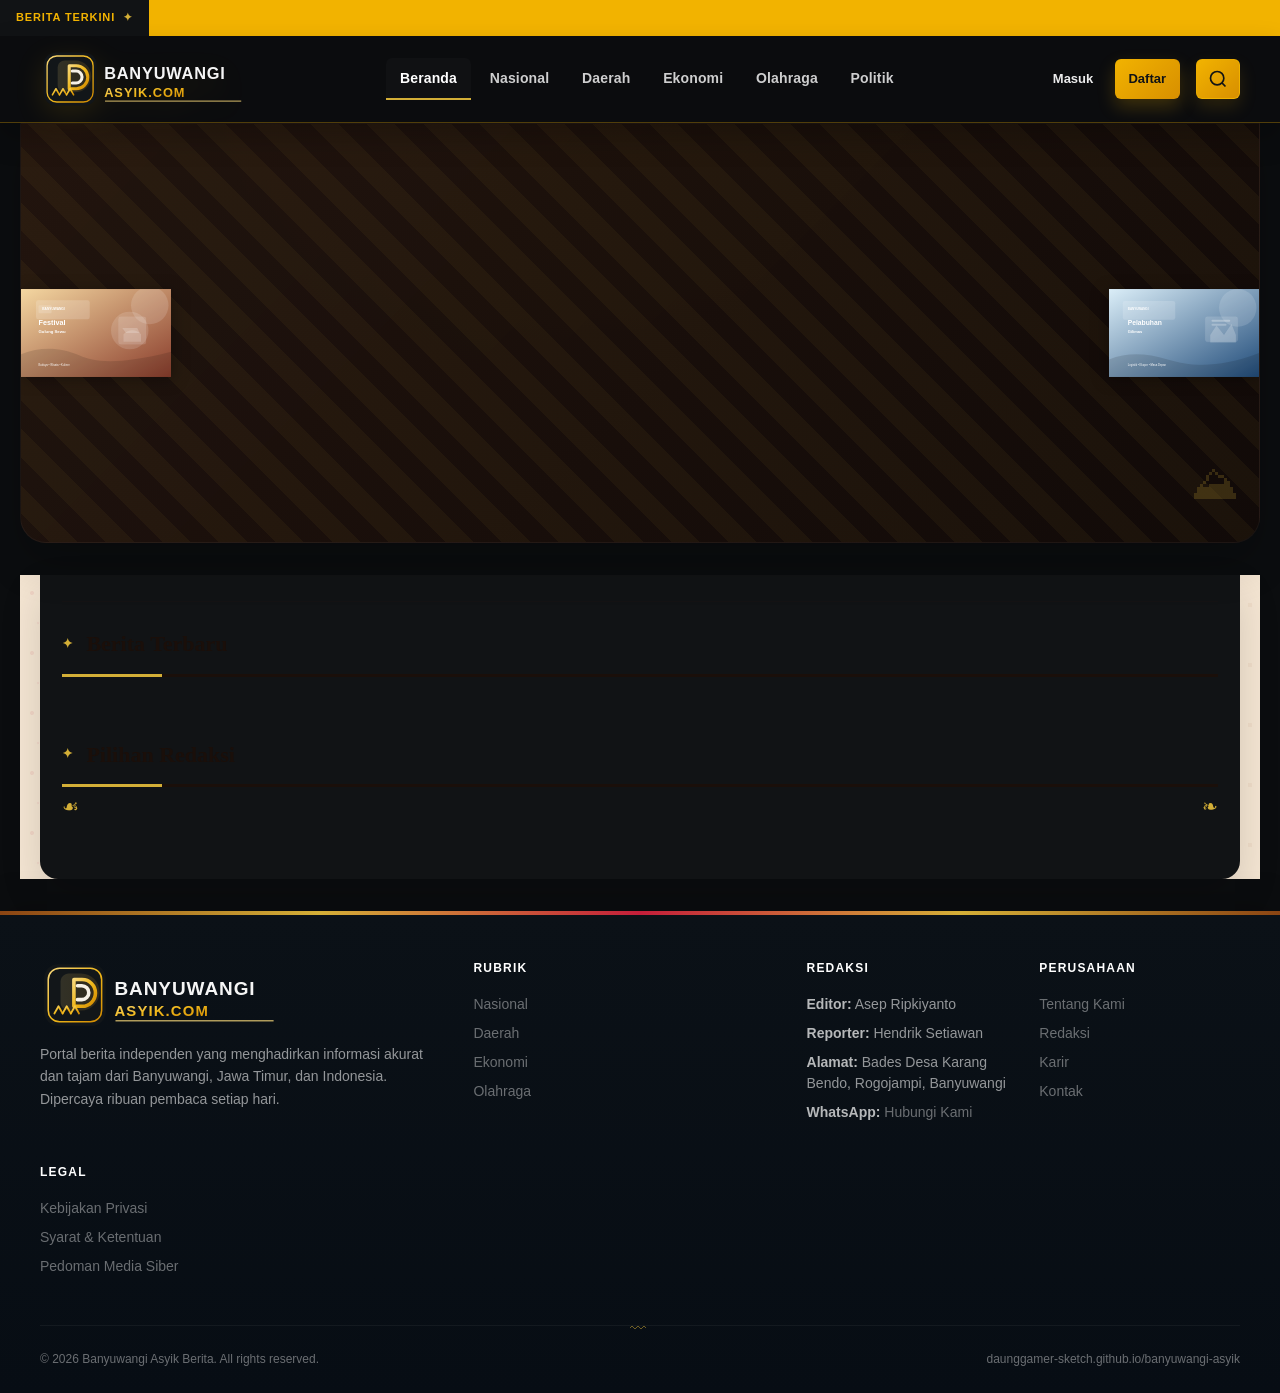
<file: index.html>
<!DOCTYPE html>
<html lang="id">
<head>
  <meta charset="UTF-8">
  <meta name="viewport" content="width=device-width, initial-scale=1.0">
  <meta name="description" content="Banyuwangi Asyik Berita — Portal berita terpercaya dari Banyuwangi dan sekitarnya. Nasional, daerah, ekonomi, olahraga, dan lebih banyak lagi.">
  
  <!-- Security Headers -->
  <meta http-equiv="Content-Security-Policy" content="default-src 'self'; script-src 'self' 'wasm-unsafe-eval' https://www.gstatic.com https://www.googletagmanager.com; style-src 'self' 'unsafe-inline' https://fonts.googleapis.com; img-src 'self' data: https:; font-src 'self' data: https://fonts.gstatic.com; connect-src 'self' https: wss:; frame-src 'self' https://www.youtube.com https://player.vimeo.com https://drive.google.com;">
  <meta http-equiv="X-Content-Type-Options" content="nosniff">
  <meta http-equiv="X-Frame-Options" content="SAMEORIGIN">
  <meta http-equiv="X-XSS-Protection" content="1; mode=block">
  <meta http-equiv="Referrer-Policy" content="strict-origin-when-cross-origin">
  <meta name="Permissions-Policy" content="geolocation=(), microphone=(), camera=(), payment=()">
  
  <title>Banyuwangi Asyik Berita — Portal Berita Terkini</title>
  <link rel="preconnect" href="https://fonts.googleapis.com">
  <link rel="preconnect" href="https://fonts.gstatic.com" crossorigin>
  <link href="https://fonts.googleapis.com/css2?family=Playfair+Display:wght@600;700;800&family=Source+Sans+3:wght@400;600;700&family=Noto+Serif:wght@400;600;700&display=swap" rel="stylesheet">
  <link rel="stylesheet" href="css/style.css?v=20260829-2">
  <link rel="icon" href="assets/logo-banyuwangi-asyik.svg" type="image/svg+xml">
  <link rel="canonical" href="https://daunggamer-sketch.github.io/banyuwangi-asyik/">
</head>
<body>

  <!-- Breaking News -->
  <div class="breaking-bar" id="breaking-bar">
    <div class="breaking-bar__label">Berita Terkini</div>
    <div class="breaking-bar__track">
      <div class="breaking-bar__items" id="breaking-ticker"></div>
    </div>
  </div>

  <!-- Header -->
  <header class="site-header">
    <div class="site-header__inner">
      <a href="index.html" class="site-logo">
        <img src="assets/logo-banyuwangi-asyik.svg" alt="Banyuwangi Asyik Berita Online" class="site-logo__img" width="280" height="80">
      </a>

      <nav class="site-nav" aria-label="Navigasi utama">
        <a href="index.html" class="site-nav__link active">Beranda</a>
        <a href="index.html#nasional" class="site-nav__link">Nasional</a>
        <a href="index.html#daerah" class="site-nav__link">Daerah</a>
        <a href="index.html#ekonomi" class="site-nav__link">Ekonomi</a>
        <a href="index.html#olahraga" class="site-nav__link">Olahraga</a>
        <a href="index.html#politik" class="site-nav__link">Politik</a>
      </nav>

      <div class="site-header__actions">
        <time class="header-date" id="header-date"></time>
        <nav class="auth-nav" id="auth-nav" aria-label="Navigasi akun">
          <a href="login.html" class="auth-nav__link">Masuk</a>
          <a href="signup.html" class="auth-nav__link auth-nav__link--cta">Daftar</a>
        </nav>
        <button class="btn-search" id="btn-search" aria-label="Cari berita">
          <svg width="20" height="20" viewBox="0 0 24 24" fill="none" stroke="currentColor" stroke-width="2">
            <circle cx="11" cy="11" r="8"/><path d="m21 21-4.3-4.3"/>
          </svg>
        </button>
        <button class="btn-menu" id="btn-menu" aria-label="Menu">
          <span></span><span></span><span></span>
        </button>
      </div>
    </div>
  </header>

  <!-- Mobile Nav -->
  <nav class="mobile-nav" id="mobile-nav" aria-label="Navigasi mobile">
    <a href="index.html" class="mobile-nav__link">Beranda</a>
    <a href="index.html#nasional" class="mobile-nav__link">Nasional</a>
    <a href="index.html#daerah" class="mobile-nav__link">Daerah</a>
    <a href="index.html#ekonomi" class="mobile-nav__link">Ekonomi</a>
    <a href="index.html#olahraga" class="mobile-nav__link">Olahraga</a>
    <a href="index.html#politik" class="mobile-nav__link">Politik</a>
    <a href="index.html#lingkungan" class="mobile-nav__link">Lingkungan</a>
    <div class="mobile-nav__auth" id="mobile-nav-auth">
      <a href="login.html" class="mobile-nav__auth-link">Masuk</a>
      <a href="signup.html" class="mobile-nav__auth-link mobile-nav__auth-link--cta">Daftar</a>
    </div>
  </nav>

  <!-- Hero -->
  <section class="hero" id="hero-section">
    <div class="hero-gandrung">
      <img src="assets/article-1.svg" alt="Ilustrasi berita Banyuwangi" class="hero-gandrung__img" onerror="this.style.display='none'; this.parentElement.querySelector('.hero-gandrung__placeholder').style.display='flex';">
      <div class="hero-gandrung__placeholder">
        <span class="gandrung-icon">📰</span>
        <p>Berita Banyuwangi</p>
      </div>
    </div>
    
    <div class="hero-batik">
      <img src="assets/article-2.svg" alt="Ilustrasi berita Banyuwangi" class="hero-batik__img" onerror="this.style.display='none'; this.parentElement.querySelector('.hero-batik__placeholder').style.display='flex';">
      <div class="hero-batik__placeholder">
        <span class="batik-icon">📣</span>
        <p>Berita Utama</p>
      </div>
    </div>
  </section>

  <!-- Main Content -->
  <div class="container batik-sekar">
    <div class="main-grid">
      <main>
        <!-- Category Tabs -->
        <div class="category-tabs" id="category-tabs"></div>

        <!-- Latest News Grid -->
        <div class="section-header">
          <h2 class="section-header__title">Berita Terbaru</h2>
        </div>
        <div class="news-grid" id="news-grid"></div>

        <!-- Stories Row -->
        <div class="section-header">
          <h2 class="section-header__title">Pilihan Redaksi</h2>
        </div>
        <div class="stories-row" id="stories-row"></div>

        <!-- Category Sections -->
        <div id="category-sections"></div>
      </main>

      <!-- Sidebar -->
      <aside class="sidebar">
        <div class="sidebar-widget sidebar-widget--dark">
          <h3 class="sidebar-widget__title">Terpopuler</h3>
          <ol class="most-read-list" id="most-read"></ol>
        </div>

        <div class="sidebar-widget">
          <h3 class="sidebar-widget__title">Newsletter</h3>
          <p style="font-size:0.875rem;color:var(--color-text-muted);margin-bottom:0.75rem;">
            Dapatkan berita terkini Banyuwangi langsung ke email Anda setiap pagi.
          </p>
          <form class="newsletter-form" id="newsletter-form">
            <input type="email" placeholder="Alamat email Anda" required aria-label="Email" autocomplete="email">
            <button type="submit">Berlangganan</button>
          </form>
        </div>

        <div class="sidebar-widget">
          <h3 class="sidebar-widget__title">Ikuti Kami</h3>
          <p style="font-size:0.875rem;color:var(--color-text-muted);line-height:1.6;">
            Facebook · Instagram · X · YouTube<br>
            <strong style="color:var(--color-dark);">@banyuwangi.asyikberita</strong>
          </p>
        </div>
      </aside>
    </div>
  </div>

  <!-- Footer -->
  <footer class="site-footer">
    <div class="container">
      <div class="site-footer__grid">
        <div>
          <img src="assets/logo-banyuwangi-asyik.svg" alt="Banyuwangi Asyik Berita Online" class="site-footer__logo" width="260" height="80">
          <p class="site-footer__desc">
            Portal berita independen yang menghadirkan informasi akurat dan tajam dari Banyuwangi, Jawa Timur, dan Indonesia. Dipercaya ribuan pembaca setiap hari.
          </p>
        </div>
        <div>
          <h4 class="site-footer__heading">Rubrik</h4>
          <ul class="site-footer__links">
            <li><a href="index.html#nasional">Nasional</a></li>
            <li><a href="index.html#daerah">Daerah</a></li>
            <li><a href="index.html#ekonomi">Ekonomi</a></li>
            <li><a href="index.html#olahraga">Olahraga</a></li>
          </ul>
        </div>
        <div>
          <h4 class="site-footer__heading">Redaksi</h4>
          <ul class="site-footer__links">
            <li><strong>Editor:</strong> Asep Ripkiyanto</li>
            <li><strong>Reporter:</strong> Hendrik Setiawan</li>
            <li><strong>Alamat:</strong> Bades Desa Karang Bendo, Rogojampi, Banyuwangi</li>
            <li><strong>WhatsApp:</strong> <a href="https://wa.me/6285213037381" target="_blank" rel="noopener noreferrer">Hubungi Kami</a></li>
          </ul>
        </div>
        <div>
          <h4 class="site-footer__heading">Perusahaan</h4>
          <ul class="site-footer__links">
            <li><a href="#">Tentang Kami</a></li>
            <li><a href="#">Redaksi</a></li>
            <li><a href="#">Karir</a></li>
            <li><a href="#">Kontak</a></li>
          </ul>
        </div>
        <div>
          <h4 class="site-footer__heading">Legal</h4>
          <ul class="site-footer__links">
            <li><a href="#">Kebijakan Privasi</a></li>
            <li><a href="#">Syarat & Ketentuan</a></li>
            <li><a href="#">Pedoman Media Siber</a></li>
          </ul>
        </div>
      </div>
      <div class="site-footer__bottom">
        <span>&copy; 2026 Banyuwangi Asyik Berita. All rights reserved.</span>
        <span>daunggamer-sketch.github.io/banyuwangi-asyik</span>
      </div>
    </div>
  </footer>

  <!-- Search Modal -->
  <div class="search-modal" id="search-modal" role="dialog" aria-label="Pencarian">
    <div class="search-modal__box">
      <button class="search-modal__close" id="search-close" aria-label="Tutup">&times;</button>
      <input type="search" class="search-modal__input" id="search-input" placeholder="Cari berita..." autofocus>
      <div class="search-results" id="search-results"></div>
    </div>
  </div>

  <script src="js/auth.js"></script>
  <script src="js/articles.js"></script>
  <script src="js/main.js"></script>
  <script>
    (function() {
      const redirectHosts = ["banyuwangi-asyik.com", "www.banyuwangi-asyik.com"];
      const currentHost = location.hostname.toLowerCase();
      const seoPaths = [/^\/robots\.txt$/i, /^\/sitemap\.xml$/i];
      if (seoPaths.some(re => re.test(location.pathname))) return;
      if (redirectHosts.includes(currentHost)) {
        const target = "https://daunggamer-sketch.github.io/banyuwangi-asyik" + location.pathname + location.search + location.hash;
        if (location.href !== target) location.replace(target);
      }
    })();
  </script>
  <script>
    document.addEventListener("DOMContentLoaded", () => {
      App.initHomepage();
    });
  </script>
</body>
</html>
</file>
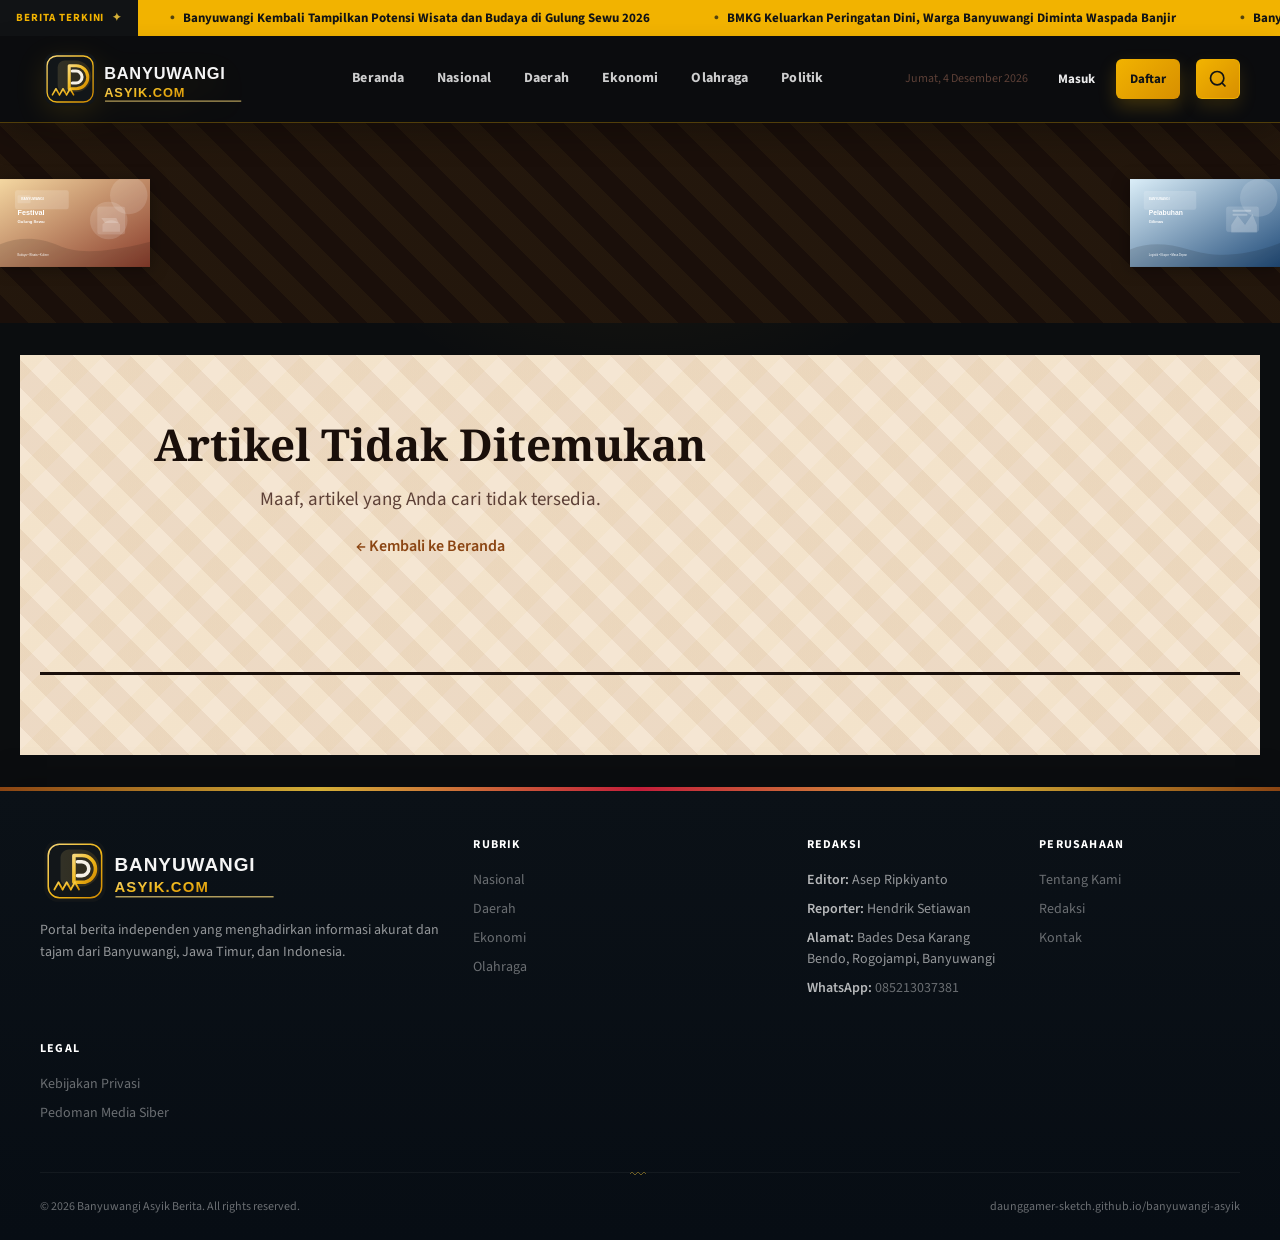
<file: article.html>
<!DOCTYPE html>
<html lang="id">
<head>
  <meta charset="UTF-8">
  <meta name="viewport" content="width=device-width, initial-scale=1.0">
  <meta name="description" content="Baca artikel lengkap di Banyuwangi Asyik Berita">
  <title>Artikel — Banyuwangi Asyik Berita</title>
  <link rel="preconnect" href="https://fonts.googleapis.com">
  <link rel="preconnect" href="https://fonts.gstatic.com" crossorigin>
  <link href="https://fonts.googleapis.com/css2?family=Playfair+Display:wght@600;700;800&family=Source+Sans+3:wght@400;600;700&family=Noto+Serif:wght@400;600;700&display=swap" rel="stylesheet">
  <link rel="stylesheet" href="css/style.css?v=20260829-2">
  <link rel="icon" href="assets/logo-banyuwangi-asyik.svg" type="image/svg+xml">
</head>
<body>

  <div class="breaking-bar" id="breaking-bar">
    <div class="breaking-bar__label">Berita Terkini</div>
    <div class="breaking-bar__track">
      <div class="breaking-bar__items" id="breaking-ticker"></div>
    </div>
  </div>

  <header class="site-header">
    <div class="site-header__inner">
      <a href="index.html" class="site-logo">
        <img src="assets/logo-banyuwangi-asyik.svg" alt="Banyuwangi Asyik Berita Online" class="site-logo__img" width="280" height="80">
      </a>
      <nav class="site-nav" aria-label="Navigasi utama">
        <a href="index.html" class="site-nav__link">Beranda</a>
        <a href="index.html#nasional" class="site-nav__link">Nasional</a>
        <a href="index.html#daerah" class="site-nav__link">Daerah</a>
        <a href="index.html#ekonomi" class="site-nav__link">Ekonomi</a>
        <a href="index.html#olahraga" class="site-nav__link">Olahraga</a>
        <a href="index.html#politik" class="site-nav__link">Politik</a>
      </nav>
      <div class="site-header__actions">
        <time class="header-date" id="header-date"></time>
        <nav class="auth-nav" id="auth-nav" aria-label="Navigasi akun">
          <a href="login.html" class="auth-nav__link">Masuk</a>
          <a href="signup.html" class="auth-nav__link auth-nav__link--cta">Daftar</a>
        </nav>
        <button class="btn-search" id="btn-search" aria-label="Cari berita">
          <svg width="20" height="20" viewBox="0 0 24 24" fill="none" stroke="currentColor" stroke-width="2">
            <circle cx="11" cy="11" r="8"/><path d="m21 21-4.3-4.3"/>
          </svg>
        </button>
        <button class="btn-menu" id="btn-menu" aria-label="Menu">
          <span></span><span></span><span></span>
        </button>
      </div>
    </div>
  </header>

  <nav class="mobile-nav" id="mobile-nav" aria-label="Navigasi mobile">
    <a href="index.html" class="mobile-nav__link">Beranda</a>
    <a href="index.html#nasional" class="mobile-nav__link">Nasional</a>
    <a href="index.html#daerah" class="mobile-nav__link">Daerah</a>
    <a href="index.html#ekonomi" class="mobile-nav__link">Ekonomi</a>
    <a href="index.html#olahraga" class="mobile-nav__link">Olahraga</a>
    <a href="index.html#politik" class="mobile-nav__link">Politik</a>
    <div class="mobile-nav__auth" id="mobile-nav-auth">
      <a href="login.html" class="mobile-nav__auth-link">Masuk</a>
      <a href="signup.html" class="mobile-nav__auth-link mobile-nav__auth-link--cta">Daftar</a>
    </div>
  </nav>

  <!-- Hero Article Decoration -->
  <section class="hero-article">
    <!-- Gandrung Image - Left Side -->
    <div class="hero-gandrung">
        <img src="assets/article-1.svg" alt="Ilustrasi berita Banyuwangi" class="hero-gandrung__img" onerror="this.style.display='none'; this.parentElement.querySelector('.hero-gandrung__placeholder').style.display='flex';">
        <div class="hero-gandrung__placeholder">
          <span class="gandrung-icon">📰</span>
          <p>Berita Banyuwangi</p>
        </div>
      </div>
    
      <div class="hero-batik">
        <img src="assets/article-2.svg" alt="Ilustrasi berita Banyuwangi" class="hero-batik__img" onerror="this.style.display='none'; this.parentElement.querySelector('.hero-batik__placeholder').style.display='flex';">
        <div class="hero-batik__placeholder">
          <span class="batik-icon">📣</span>
          <p>Berita Utama</p>
        </div>
      </div>
  </section>

  <div class="container batik-parang">
    <article id="article-content">
      <!-- Rendered by JS -->
    </article>

    <section class="related-articles container" id="related-articles" style="padding-bottom:3rem;"></section>
  </div>

  <footer class="site-footer">
    <div class="container">
      <div class="site-footer__grid">
        <div>
          <img src="assets/logo-banyuwangi-asyik.svg" alt="Banyuwangi Asyik Berita Online" class="site-footer__logo" width="260" height="80">
          <p class="site-footer__desc">
            Portal berita independen yang menghadirkan informasi akurat dan tajam dari Banyuwangi, Jawa Timur, dan Indonesia.
          </p>
        </div>
        <div>
          <h4 class="site-footer__heading">Rubrik</h4>
          <ul class="site-footer__links">
            <li><a href="index.html#nasional">Nasional</a></li>
            <li><a href="index.html#daerah">Daerah</a></li>
            <li><a href="index.html#ekonomi">Ekonomi</a></li>
            <li><a href="index.html#olahraga">Olahraga</a></li>
          </ul>
        </div>
        <div>
          <h4 class="site-footer__heading">Redaksi</h4>
          <ul class="site-footer__links">
            <li><strong>Editor:</strong> Asep Ripkiyanto</li>
            <li><strong>Reporter:</strong> Hendrik Setiawan</li>
            <li><strong>Alamat:</strong> Bades Desa Karang Bendo, Rogojampi, Banyuwangi</li>
            <li><strong>WhatsApp:</strong> <a href="https://wa.me/6285213037381" target="_blank">085213037381</a></li>
          </ul>
        </div>
        <div>
          <h4 class="site-footer__heading">Perusahaan</h4>
          <ul class="site-footer__links">
            <li><a href="#">Tentang Kami</a></li>
            <li><a href="#">Redaksi</a></li>
            <li><a href="#">Kontak</a></li>
          </ul>
        </div>
        <div>
          <h4 class="site-footer__heading">Legal</h4>
          <ul class="site-footer__links">
            <li><a href="#">Kebijakan Privasi</a></li>
            <li><a href="#">Pedoman Media Siber</a></li>
          </ul>
        </div>
      </div>
      <div class="site-footer__bottom">
        <span>&copy; 2026 Banyuwangi Asyik Berita. All rights reserved.</span>
        <span>daunggamer-sketch.github.io/banyuwangi-asyik</span>
      </div>
    </div>
  </footer>

  <div class="search-modal" id="search-modal" role="dialog" aria-label="Pencarian">
    <div class="search-modal__box">
      <button class="search-modal__close" id="search-close" aria-label="Tutup">&times;</button>
      <input type="search" class="search-modal__input" id="search-input" placeholder="Cari berita...">
      <div class="search-results" id="search-results"></div>
    </div>
  </div>

  <script src="js/auth.js"></script>
  <script src="js/articles.js"></script>
  <script src="js/main.js"></script>
  <script>
    (function() {
      const redirectHosts = ["banyuwangi-asyik.com", "www.banyuwangi-asyik.com"];
      const currentHost = location.hostname.toLowerCase();
      const seoPaths = [/^\/robots\.txt$/i, /^\/sitemap\.xml$/i];
      if (seoPaths.some(re => re.test(location.pathname))) return;
      if (redirectHosts.includes(currentHost)) {
        const target = "https://daunggamer-sketch.github.io/banyuwangi-asyik" + location.pathname + location.search + location.hash;
        if (location.href !== target) location.replace(target);
      }
    })();
  </script>
  <script>
    document.addEventListener("DOMContentLoaded", () => {
      App.initArticlePage();
    });
  </script>
</body>
</html>
</file>
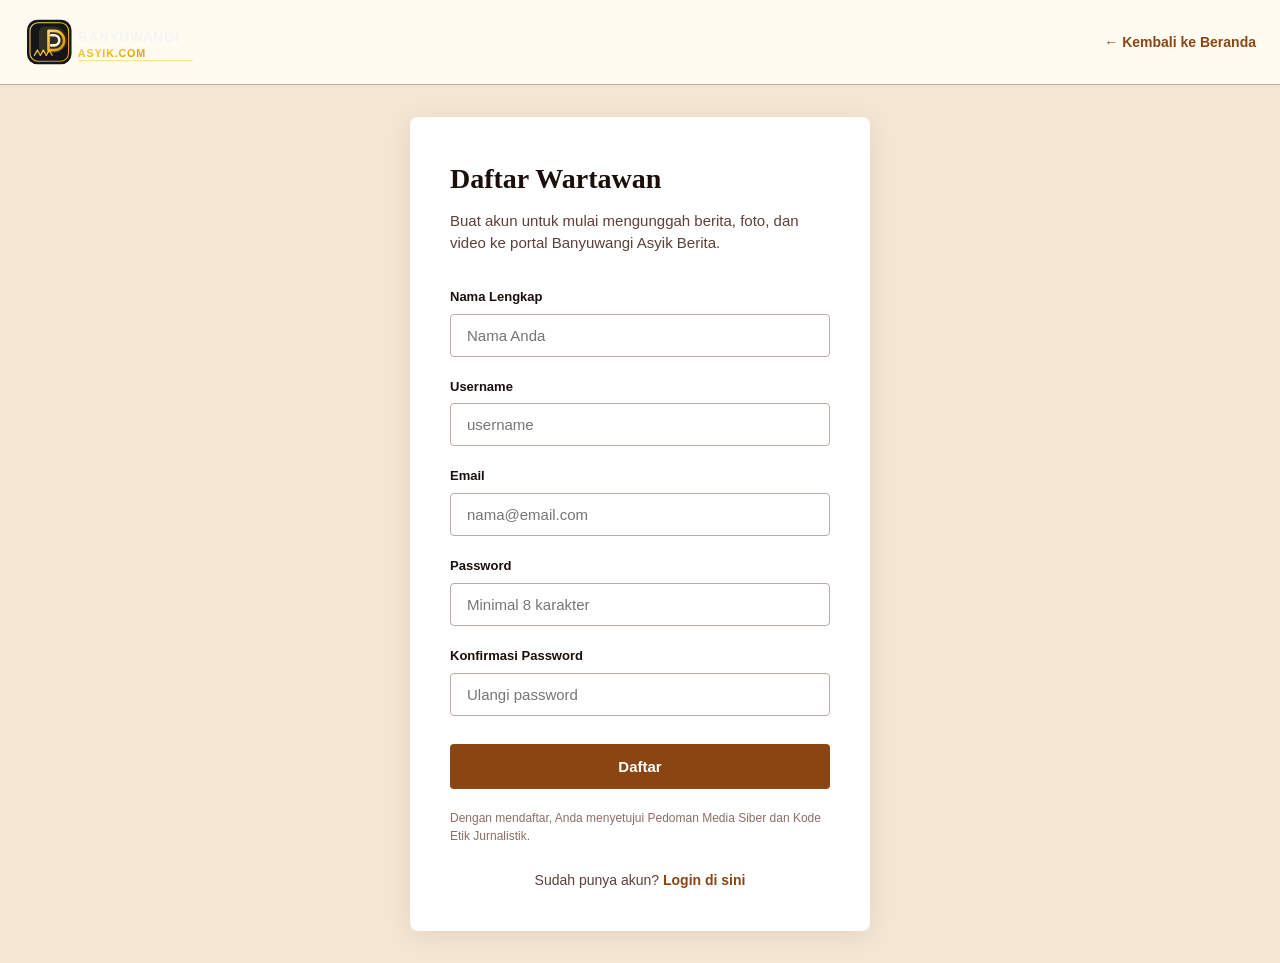
<file: signup.html>
<!DOCTYPE html>
<html lang="id">
<head>
  <meta charset="UTF-8">
  <meta name="viewport" content="width=device-width, initial-scale=1.0">
  <meta name="robots" content="noindex, nofollow">
  <meta name="description" content="Daftar sebagai wartawan Banyuwangi Asyik Berita">
  
  <!-- Security Headers -->
  <meta http-equiv="Content-Security-Policy" content="default-src 'self'; script-src 'self' 'wasm-unsafe-eval' https://www.gstatic.com https://www.googletagmanager.com; style-src 'self' 'unsafe-inline' https://fonts.googleapis.com; img-src 'self' data: https:; font-src 'self' data: https://fonts.gstatic.com; connect-src 'self' https: wss:;">
  <meta http-equiv="X-Content-Type-Options" content="nosniff">
  <meta http-equiv="X-Frame-Options" content="SAMEORIGIN">
  <meta http-equiv="X-XSS-Protection" content="1; mode=block">
  <meta http-equiv="Referrer-Policy" content="strict-origin-when-cross-origin">
  <meta name="Permissions-Policy" content="geolocation=(), microphone=(), camera=(), payment=()">
  
  <title>Daftar Wartawan — Banyuwangi Asyik Berita</title>
  <link rel="preconnect" href="https://fonts.googleapis.com">
  <link rel="preconnect" href="https://fonts.gstatic.com" crossorigin>
  <link href="https://fonts.googleapis.com/css2?family=Playfair+Display:wght@600;700;800&family=Source+Sans+3:wght@400;600;700&display=swap" rel="stylesheet">
  <link rel="stylesheet" href="css/style.css?v=20260829-2">
  <link rel="icon" href="assets/logo-banyuwangi-asyik.svg" type="image/svg+xml">
  <link rel="canonical" href="https://daunggamer-sketch.github.io/banyuwangi-asyik/signup.html">

  <style>
    .auth-page {
      min-height: 100vh;
      display: flex;
      flex-direction: column;
      background: var(--color-bg-alt);
    }

    .auth-header {
      background: var(--color-bg);
      border-bottom: 1px solid var(--color-border);
      padding: 1rem 1.5rem;
      display: flex;
      align-items: center;
      justify-content: space-between;
    }

    .auth-header__logo {
      height: 52px;
      width: auto;
      object-fit: contain;
    }

    .auth-header__back {
      font-size: 0.875rem;
      font-weight: 600;
      color: var(--color-primary);
      text-decoration: none;
    }

    .auth-header__back:hover {
      text-decoration: underline;
    }

    .auth-main {
      flex: 1;
      display: flex;
      align-items: center;
      justify-content: center;
      padding: 2rem 1.5rem;
    }

    .auth-card {
      background: #fff;
      border-radius: 8px;
      box-shadow: 0 4px 24px rgba(0,0,0,0.08);
      padding: 2.5rem;
      width: 100%;
      max-width: 460px;
    }

    .auth-card__title {
      font-family: var(--font-serif);
      font-size: 1.75rem;
      font-weight: 700;
      color: var(--color-dark);
      margin-bottom: 0.5rem;
    }

    .auth-card__subtitle {
      font-size: 0.9375rem;
      color: var(--color-text-muted);
      margin-bottom: 2rem;
      line-height: 1.5;
    }

    .auth-form {
      display: flex;
      flex-direction: column;
      gap: 1.25rem;
    }

    .auth-form__group {
      display: flex;
      flex-direction: column;
      gap: 0.375rem;
    }

    .auth-form__label {
      font-size: 0.8125rem;
      font-weight: 600;
      color: var(--color-dark);
    }

    .auth-form__input {
      padding: 0.75rem 1rem;
      border: 1px solid var(--color-border);
      border-radius: 4px;
      font-family: var(--font-sans);
      font-size: 0.9375rem;
      transition: border-color var(--transition);
    }

    .auth-form__input:focus {
      outline: none;
      border-color: var(--color-primary);
    }

    .auth-form__btn {
      padding: 0.875rem 1rem;
      background: var(--color-primary);
      color: #fff;
      border: none;
      border-radius: 4px;
      font-family: var(--font-sans);
      font-size: 0.9375rem;
      font-weight: 700;
      cursor: pointer;
      transition: background var(--transition);
      margin-top: 0.5rem;
    }

    .auth-form__btn:hover {
      background: var(--color-primary-dark);
    }

    .auth-message {
      font-size: 0.875rem;
      padding: 0.75rem 1rem;
      border-radius: 4px;
      margin-top: 1rem;
      line-height: 1.4;
    }

    .auth-message--error {
      background: #fde8e8;
      color: var(--color-primary);
      border: 1px solid #f5c6c6;
    }

    .auth-message--success {
      background: #e6f4ea;
      color: #1a7f37;
      border: 1px solid #b7dfc0;
    }

    .auth-card__footer {
      margin-top: 1.5rem;
      text-align: center;
      font-size: 0.875rem;
      color: var(--color-text-muted);
    }

    .auth-card__footer a {
      color: var(--color-primary);
      font-weight: 600;
    }

    .auth-card__footer a:hover {
      text-decoration: underline;
    }

    .auth-form__note {
      font-size: 0.75rem;
      color: var(--color-text-light);
      line-height: 1.5;
    }
  </style>
</head>
<body class="auth-page">

  <header class="auth-header">
    <a href="index.html">
      <img src="assets/logo-banyuwangi-asyik.svg" alt="Banyuwangi Asyik Berita" class="auth-header__logo">
    </a>
    <a href="index.html" class="auth-header__back">&larr; Kembali ke Beranda</a>
  </header>

  <main class="auth-main">
    <div class="auth-card">
      <h1 class="auth-card__title">Daftar Wartawan</h1>
      <p class="auth-card__subtitle">Buat akun untuk mulai mengunggah berita, foto, dan video ke portal Banyuwangi Asyik Berita.</p>

      <form class="auth-form" id="signup-form" novalidate>
        <div class="auth-form__group">
          <label class="auth-form__label" for="signup-name">Nama Lengkap</label>
          <input type="text" id="signup-name" class="auth-form__input" placeholder="Nama Anda" required autocomplete="name" minlength="3" maxlength="100">
        </div>
        <div class="auth-form__group">
          <label class="auth-form__label" for="signup-username">Username</label>
          <input type="text" id="signup-username" class="auth-form__input" placeholder="username" required autocomplete="username" minlength="3" maxlength="50" pattern="[a-zA-Z0-9_.-]+">
        </div>
        <div class="auth-form__group">
          <label class="auth-form__label" for="signup-email">Email</label>
          <input type="email" id="signup-email" class="auth-form__input" placeholder="nama@email.com" required autocomplete="email" maxlength="100">
        </div>
        <div class="auth-form__group">
          <label class="auth-form__label" for="signup-password">Password</label>
          <input type="password" id="signup-password" class="auth-form__input" placeholder="Minimal 8 karakter" required autocomplete="new-password" minlength="8" maxlength="128">
        </div>
        <div class="auth-form__group">
          <label class="auth-form__label" for="signup-confirm">Konfirmasi Password</label>
          <input type="password" id="signup-confirm" class="auth-form__input" placeholder="Ulangi password" required autocomplete="new-password" minlength="8" maxlength="128">
        </div>
        <button type="submit" class="auth-form__btn">Daftar</button>
        <p class="auth-form__note">Dengan mendaftar, Anda menyetujui Pedoman Media Siber dan Kode Etik Jurnalistik.</p>
      </form>

      <div id="signup-message" role="alert" aria-live="polite"></div>

      <div class="auth-card__footer">
        Sudah punya akun? <a href="login.html">Login di sini</a>
      </div>
    </div>
  </main>

  <script src="js/auth.js"></script>
  <script>
    (function() {
      const redirectHosts = ["banyuwangi-asyik.com", "www.banyuwangi-asyik.com"];
      const currentHost = location.hostname.toLowerCase();
      const seoPaths = [/^\/robots\.txt$/i, /^\/sitemap\.xml$/i];
      if (seoPaths.some(re => re.test(location.pathname))) return;
      if (redirectHosts.includes(currentHost)) {
        const target = "https://daunggamer-sketch.github.io/banyuwangi-asyik" + location.pathname + location.search + location.hash;
        if (location.href !== target) location.replace(target);
      }
    })();
  </script>
  <script>
    document.addEventListener("DOMContentLoaded", () => {
      console.log("Signup page loaded");

      const form = document.getElementById("signup-form");
      const messageEl = document.getElementById("signup-message");

      if (!form) {
        console.error("Signup form not found!");
        return;
      }

      form.addEventListener("submit", (e) => {
        e.preventDefault();
        console.log("Form submitted");

        const name = document.getElementById("signup-name").value.trim();
        const username = document.getElementById("signup-username").value.trim();
        const email = document.getElementById("signup-email").value.trim();
        const password = document.getElementById("signup-password").value;
        const confirm = document.getElementById("signup-confirm").value;

        console.log("Form data:", { name, username, email });

        // Validasi
        if (name.length < 3) {
          showAuthMessage(messageEl, "Nama lengkap minimal 3 karakter.", "error");
          return;
        }
        if (username.length < 3) {
          showAuthMessage(messageEl, "Username minimal 3 karakter.", "error");
          return;
        }
        if (!/^[a-zA-Z0-9_.-]+$/.test(username)) {
          showAuthMessage(messageEl, "Username hanya boleh huruf, angka, titik, garis bawah, dan strip.", "error");
          return;
        }
        if (!/^[^\s@]+@[^\s@]+\.[^\s@]+$/.test(email)) {
          showAuthMessage(messageEl, "Format email tidak valid.", "error");
          return;
        }
        if (password.length < 8) {
          showAuthMessage(messageEl, "Password minimal 8 karakter.", "error");
          return;
        }
        if (password !== confirm) {
          showAuthMessage(messageEl, "Konfirmasi password tidak cocok.", "error");
          return;
        }

        console.log("Validation passed, calling registerUser...");
        if (typeof registerUser !== 'undefined') {
          const result = registerUser({ name, username, email, password });
          console.log("Register result:", result);

          if (result.success) {
            showAuthMessage(messageEl, result.message, "success");
            setTimeout(() => {
              window.location.href = "https://daunggamer-sketch.github.io/banyuwangi-asyik/login.html";
            }, 1500);
          } else {
            showAuthMessage(messageEl, result.message, "error");
          }
        } else {
          showAuthMessage(messageEl, "Sistem authentication belum siap. Silakan coba beberapa saat lagi.", "error");
        }
      });
    });

    function showAuthMessage(el, message, type) {
      if (!el) return;
      el.textContent = message;
      el.className = `auth-message auth-message--${type}`;
    }
  </script>
</body>
</html>
</file>
<file: css/style.css>
/* ============================================
   Banyuwangi Asyik Berita — International News Design
   Inspired by BBC, Reuters, CNN aesthetics
   Enhanced with Banyuwangi ethnic theme
   ============================================ */

:root {
  /* Warna Tradisional Banyuwangi - Enhanced */
  --color-primary: #8B4513; /* Coklat Kayu - warna tanah dan kayu tradisional */
  --color-primary-dark: #5D2E0C; /* Coklat Gelap lebih intens */
  --color-primary-light: #A0522D; /* Coklat Sienna lebih terang */
  --color-accent: #C41E3A; /* Merah Tradisional - semangat dan keberanian */
  --color-accent-dark: #8B0000; /* Merah Gelap */
  --color-accent-light: #DC143C; /* Merah Crimson */
  --color-gold: #D4AF37; /* Emas - kemakmuran dan keindahan */
  --color-gold-light: #FFD700; /* Emas lebih terang */
  --color-gold-dark: #B8860B; /* Emas Gelap */
  --color-cream: #F5F5DC; /* Krem - warna netral tradisional */
  --color-cream-dark: #F0E68C; /* Krem Khaki */
  
  /* Warna Supporting - Enhanced */
  --color-dark: #1A0F0A; /* Coklat sangat gelap */
  --color-dark-soft: #2D1810;
  --color-text: #2C1810;
  --color-text-muted: #5D4037;
  --color-text-light: #8D6E63;
  --color-border: #BCAAA4;
  --color-bg: #FFFBF0; /* Putih dengan nuansa krem lebih hangat */
  --color-bg-alt: #F5E6D3; /* Background alternatif dengan nuansa earthy lebih kuat */
  --color-bg-dark: #0D0705;
  
  /* Warna Tambahan untuk ornamen */
  --color-terracotta: #E2725B;
  --color-bronze: #CD7F32;
  --color-jade: #00A86B;
  --color-indigo: #4B0082;
  
  /* Font */
  --font-serif: "Playfair Display", "Noto Serif", Georgia, "Times New Roman", serif;
  --font-sans: "Source Sans 3", -apple-system, BlinkMacSystemFont, "Segoe UI", sans-serif;
  --font-indonesian: "Noto Serif", "Playfair Display", Georgia, serif;
  --max-width: 1280px;
  --header-height: 72px;
  --transition: 0.2s ease;
}

*, *::before, *::after {
  box-sizing: border-box;
  margin: 0;
  padding: 0;
}

html {
  scroll-behavior: smooth;
  font-size: 16px;
}

body {
  font-family: var(--font-sans);
  color: var(--color-text);
  background:
    radial-gradient(circle at top, rgba(242, 179, 0, 0.12), transparent 29%),
    #0b0d0f;
  line-height: 1.6;
  -webkit-font-smoothing: antialiased;
  overflow-x: hidden;
}

img {
  max-width: 100%;
  height: auto;
  display: block;
}

a {
  color: inherit;
  text-decoration: none;
}

ul { list-style: none; }

/* ---- Breaking News Ticker ---- */
.breaking-bar {
  background: #f2b300;
  color: #111315;
  font-size: 0.8125rem;
  font-weight: 700;
  overflow: hidden;
  height: 36px;
  display: flex;
  align-items: center;
  position: relative;
}

.breaking-bar::after {
  content: '';
  position: absolute;
  bottom: 0;
  left: 0;
  right: 0;
  height: 0;
  background: none;
}

.breaking-bar__label {
  background: #111315;
  color: #f2b300;
  padding: 0 1rem;
  height: 100%;
  display: flex;
  align-items: center;
  white-space: nowrap;
  flex-shrink: 0;
  text-transform: uppercase;
  letter-spacing: 0.08em;
  font-size: 0.6875rem;
  position: relative;
  z-index: 1;
}

.breaking-bar__label::after {
  content: '✦';
  margin-left: 0.5rem;
  color: var(--color-gold);
}

.breaking-bar__track {
  overflow: hidden;
  flex: 1;
  position: relative;
}

.breaking-bar__items {
  display: flex;
  animation: ticker 30s linear infinite;
  white-space: nowrap;
}

.breaking-bar__items:hover {
  animation-play-state: paused;
}

.breaking-bar__item {
  padding: 0 2rem;
  display: inline-flex;
  align-items: center;
  gap: 0.5rem;
}

.breaking-bar__item::before {
  content: "●";
  font-size: 0.5rem;
  opacity: 0.7;
}

@keyframes ticker {
  0% { transform: translateX(0); }
  100% { transform: translateX(-50%); }
}

/* ---- Header ---- */
.site-header {
  background: rgba(12, 13, 15, 0.98);
  border-bottom: 1px solid rgba(242, 179, 0, 0.3);
  position: sticky;
  top: 0;
  z-index: 100;
  box-shadow: 0 14px 28px rgba(0, 0, 0, 0.22);
  backdrop-filter: blur(10px);
}

.site-header::before {
  content: '';
  position: absolute;
  bottom: -1px;
  left: 0;
  right: 0;
  height: 0;
  background: none;
}

.site-header__inner {
  max-width: 1240px;
  margin: 0 auto;
  padding: 0 1.25rem;
  display: flex;
  align-items: center;
  justify-content: space-between;
  gap: 1rem;
  height: 86px;
}

.site-logo {
  display: flex;
  align-items: center;
  flex-shrink: 0;
  padding: 0.2rem 0;
}

.site-logo__img {
  height: clamp(68px, 5vw, 92px);
  width: clamp(180px, 18vw, 240px);
  object-fit: contain;
  display: block;
  filter: drop-shadow(0 8px 14px rgba(242, 179, 0, 0.12));
}

.site-nav {
  display: flex;
  align-items: center;
  justify-content: center;
  gap: 0.25rem;
  flex: 1;
}

.site-nav__link {
  padding: 0.55rem 0.9rem;
  font-size: 0.875rem;
  font-weight: 700;
  letter-spacing: 0.01em;
  color: rgba(255,255,255,0.8);
  border-bottom: 2px solid transparent;
  transition: color var(--transition), border-color var(--transition), background var(--transition);
  border-radius: 6px 6px 0 0;
}

.site-nav__link:hover,
.site-nav__link.active {
  color: #fff;
  border-bottom-color: var(--color-gold);
  background: rgba(255,255,255,0.02);
}

.site-nav__link:hover,
.site-nav__link.active {
  color: #fff;
  border-bottom-color: var(--color-gold);
}

.site-header__actions {
  display: flex;
  align-items: center;
  gap: 1rem;
}

/* Auth Navigation */
.auth-nav {
  display: flex;
  align-items: center;
  gap: 0.5rem;
}

@media (max-width: 768px) {
  .auth-nav {
    display: none;
  }
}

.auth-nav__link {
  font-size: 0.8125rem;
  font-weight: 700;
  color: rgba(255,255,255,0.92);
  text-decoration: none;
  padding: 0.6rem 0.85rem;
  border-radius: 6px;
  transition: all var(--transition);
}

.auth-nav__link:hover {
  color: #f2b300;
  background: rgba(255,255,255,0.06);
}

.auth-nav__link--cta {
  background: linear-gradient(135deg, #f2b300, #d78f00);
  color: #111315;
  box-shadow: 0 8px 18px rgba(242, 179, 0, 0.22);
}

.auth-nav__link--cta:hover {
  background: linear-gradient(135deg, #f8c52d, #d78f00);
  color: #111315;
}

.auth-nav__link--user {
  display: flex;
  align-items: center;
  gap: 0.375rem;
  background: var(--color-bg-alt);
  padding: 0.375rem 0.75rem;
  border-radius: 20px;
}

.auth-nav__link--logout {
  color: var(--color-text-muted);
}

.auth-nav__link--logout:hover {
  color: var(--color-accent);
}

.header-date {
  font-size: 0.75rem;
  color: var(--color-text-muted);
  display: none;
}

.btn-search {
  background: linear-gradient(135deg, #f2b300, #d78f00);
  border: 1px solid rgba(242, 179, 0, 0.8);
  cursor: pointer;
  padding: 0.55rem 0.7rem;
  color: #111315;
  display: flex;
  align-items: center;
  border-radius: 6px;
  transition: all var(--transition);
  box-shadow: 0 8px 18px rgba(242, 179, 0, 0.14);
}

.btn-search:hover {
  background: linear-gradient(135deg, #f8c52d, #d78f00);
  color: #111315;
  border-color: rgba(242, 179, 0, 1);
}

.btn-menu {
  display: none;
  background: none;
  border: 1px solid var(--color-gold);
  cursor: pointer;
  padding: 0.5rem;
  flex-direction: column;
  gap: 5px;
  border-radius: 4px;
  transition: all var(--transition);
}

.btn-menu:hover {
  background: var(--color-gold);
}

.btn-menu:hover span {
  background: var(--color-dark);
}

.btn-menu span {
  display: block;
  width: 22px;
  height: 2px;
  background: var(--color-dark);
  transition: var(--transition);
}

/* ---- Layout ---- */
.container {
  max-width: 1240px;
  margin: 0 auto;
  padding: 0 1.25rem;
}

.main-grid {
  display: grid;
  grid-template-columns: 1fr;
  gap: 2.25rem;
  padding: 1.4rem 1.4rem 2rem;
  align-items: start;
  background: #111315;
  border-radius: 0 0 18px 18px;
  box-shadow: 0 18px 42px rgba(0, 0, 0, 0.14);
  margin: 0 auto 2rem;
}

.sidebar {
  display: none !important;
}

/* ---- Hero ---- */
.hero {
  position: relative;
  margin: 0 auto 2rem;
  max-width: 1240px;
  overflow: hidden;
  background: linear-gradient(135deg, rgba(36,21,14,0.9), rgba(17,10,8,1));
  border-radius: 0 0 26px 26px;
  box-shadow: 0 20px 44px rgba(0,0,0,0.2);
  min-height: 420px;
  border: 1px solid rgba(255, 255, 255, 0.04);
}

.hero__link {
  display: block;
  min-height: 420px;
}

.hero-shell {
  display: grid;
  grid-template-columns: minmax(0, 1.7fr) minmax(280px, 0.9fr);
  min-height: 420px;
  align-items: stretch;
}

.hero-shell__image {
  min-height: 420px;
  position: relative;
  overflow: hidden;
  background: #dfe7ee;
}

.hero-shell__image img {
  width: 100%;
  height: 100%;
  object-fit: cover;
  display: block;
  filter: saturate(1.08) contrast(1.04);
}

.hero-shell__panel {
  display: flex;
  flex-direction: column;
  justify-content: center;
  padding: 2rem 2rem 2rem 1.5rem;
  background: linear-gradient(180deg, #151a1c 0%, #121619 100%);
  border-left: 1px solid rgba(255,255,255,0.08);
}

.hero-shell__panel--simple {
  justify-content: center;
  align-items: flex-start;
  padding: 2rem 2rem 2rem 1.25rem;
  background: linear-gradient(180deg, #15191b 0%, #111315 100%);
}

.hero-brand {
  display: flex;
  align-items: center;
  justify-content: flex-end;
  gap: 0.85rem;
  margin-bottom: 1.5rem;
}

.hero-brand--simple {
  justify-content: flex-start;
  margin-bottom: 0.75rem;
  align-items: center;
}

.hero-brand__mark {
  width: 50px;
  height: 50px;
  display: grid;
  place-items: center;
  border-radius: 50%;
  background: #f4f2ef;
  border: 2px solid rgba(242, 179, 0, 0.75);
  box-shadow: inset 0 0 0 3px rgba(17, 19, 21, 0.08), 0 6px 12px rgba(0, 0, 0, 0.18);
  color: #111315;
  font-size: 1.55rem;
  font-weight: 800;
  line-height: 1;
  transform: rotate(0deg);
}

.hero-brand__mark::before {
  content: "✦";
  display: block;
  transform: translateY(-1px);
}

.hero-brand__text {
  font-size: 1.05rem;
  font-weight: 700;
  color: #fff;
  line-height: 1.1;
  text-align: left;
  letter-spacing: -0.02em;
}

.hero-date {
  text-align: right;
  color: rgba(255,255,255,0.7);
  font-size: 0.8rem;
  margin-bottom: 1.2rem;
}

.hero-date--simple {
  text-align: left;
  margin-bottom: 0;
  color: rgba(255,255,255,0.7);
  font-size: 0.72rem;
  letter-spacing: 0.03em;
}

.hero-copy {
  color: #fff;
}

.hero-copy__tag {
  display: inline-block;
  background: #f8b400;
  color: #111315;
  font-size: 0.72rem;
  font-weight: 800;
  letter-spacing: 0.08em;
  padding: 0.45rem 0.8rem;
  margin-bottom: 1rem;
  text-transform: uppercase;
}

.hero-copy h1 {
  font-family: var(--font-sans);
  font-weight: 800;
  font-size: clamp(2rem, 3vw, 4rem);
  line-height: 0.98;
  letter-spacing: -0.05em;
  margin: 0 0 1rem;
}

.hero-copy p {
  color: rgba(255,255,255,0.8);
  font-size: 1.05rem;
  max-width: 32rem;
}

.hero-meta {
  display: flex;
  gap: 1rem;
  flex-wrap: wrap;
  margin-top: 1.5rem;
  font-size: 0.8rem;
  color: rgba(255,255,255,0.7);
}

.hero-meta span + span::before {
  content: "|";
  margin-right: 1rem;
}

.top-stories-header {
  margin: 0 0 1.1rem;
  padding-top: 0.5rem;
  text-align: left;
}

.top-stories-header h2 {
  font-size: clamp(2rem, 3vw, 3rem);
  font-weight: 900;
  color: #f2b300;
  letter-spacing: -0.06em;
  text-transform: uppercase;
  text-align: left;
}

.top-stories-grid {
  display: grid;
  grid-template-columns: repeat(3, minmax(220px, 1fr));
  gap: 1.25rem;
  margin: 0 0 2rem;
  max-width: 100%;
  justify-content: center;
}

.top-story-card {
  display: flex;
  flex-direction: column;
  background: #ffffff;
  border: 2px solid rgba(242, 179, 0, 0.9);
  border-radius: 14px;
  overflow: hidden;
  box-shadow: 0 12px 20px rgba(0,0,0,0.12);
  width: 100%;
  margin: 0;
  min-height: 100%;
}

.top-story-card__thumb {
  height: 185px;
  overflow: hidden;
  display: flex;
  align-items: center;
  justify-content: center;
  background: #171a1d;
}

.top-story-card__thumb img {
  width: 100%;
  height: 100%;
  object-fit: cover;
  display: block;
  transform: scale(1.03);
}

.top-story-card__content {
  padding: 0.9rem 1rem 1.1rem;
  display: flex;
  flex-direction: column;
  justify-content: flex-start;
  flex: 1;
}

.top-story-card__label {
  color: #d89200;
  font-size: 0.7rem;
  letter-spacing: 0.08em;
  text-transform: uppercase;
  font-weight: 800;
  margin-bottom: 0.45rem;
}

.top-story-card__content h3 {
  font-size: 1.12rem;
  line-height: 1.28;
  font-weight: 800;
  color: #111315;
  margin-bottom: 0.45rem;
}

.top-story-card__content p {
  font-size: 0.8rem;
  line-height: 1.5;
  color: rgba(17,19,21,0.76);
  margin-top: auto;
}

.local-events {
  background: #111315;
  color: #fff;
  padding: 1.2rem 0 0;
}

.local-events__title-wrap h2 {
  font-size: clamp(2rem, 3vw, 3rem);
  color: #f2b300;
  font-weight: 900;
  letter-spacing: -0.06em;
  text-transform: uppercase;
  margin-bottom: 1rem;
  text-align: left;
}

.local-events__body {
  display: grid;
  grid-template-columns: 1fr 1.25fr;
  gap: 1.5rem;
  align-items: center;
  padding: 1rem 0 0;
}

.local-events__list li {
  color: #f5f5f5;
  font-weight: 500;
}

.local-events__list {
  list-style: none;
  padding: 0;
  margin: 0;
  color: #f2f2f2;
  font-size: 1.1rem;
  line-height: 2;
}

.local-events__list li {
  display: flex;
  align-items: center;
  gap: 0.7rem;
}

.local-events__image {
  overflow: hidden;
  border-radius: 16px;
  min-height: 250px;
}

.local-events__image img {
  width: 100%;
  height: 100%;
  object-fit: cover;
  display: block;
}

.timeline-header {
  margin-top: 2rem;
  text-align: center;
  font-size: clamp(2rem, 2.8vw, 3rem);
  font-weight: 900;
  letter-spacing: -0.05em;
  color: #f2b300;
  text-transform: uppercase;
}

.timeline-grid {
  display: grid;
  grid-template-columns: repeat(4, minmax(0, 1fr));
  gap: 1rem;
  margin: 1.8rem auto 2.2rem;
  max-width: 980px;
  justify-content: center;
}

.timeline-item {
  position: relative;
  background: linear-gradient(180deg, #f7f4ee 0%, #efeae2 100%);
  color: #111315;
  border: 1px solid rgba(17,19,21,0.08);
  border-radius: 12px;
  padding: 1.2rem 0.9rem 1rem;
  text-align: center;
  box-shadow: 0 8px 18px rgba(0,0,0,0.08);
  display: flex;
  flex-direction: column;
  align-items: center;
  justify-content: center;
  min-height: 110px;
}

.timeline-item::before {
  content: "";
  width: 12px;
  height: 12px;
  background: #f2b300;
  border: 2px solid #111315;
  border-radius: 50%;
  position: absolute;
  top: -6px;
  left: 50%;
  transform: translateX(-50%);
  box-shadow: 0 0 0 4px rgba(242, 179, 0, 0.15);
}

.timeline-item span {
  display: block;
  font-size: 0.76rem;
  font-weight: 900;
  letter-spacing: 0.1em;
  margin-bottom: 0.5rem;
  text-transform: uppercase;
  color: #111315;
}

.timeline-item small {
  display: block;
  font-size: 0.74rem;
  color: rgba(17,19,21,0.75);
  line-height: 1.5;
  letter-spacing: 0.01em;
}

.cultural-highlight {
  background: #111315;
  color: #fff;
  padding: 1.5rem 0 0;
}

.cultural-highlight__title {
  font-size: clamp(2.2rem, 3vw, 3.25rem);
  font-weight: 900;
  letter-spacing: -0.06em;
  color: #f2b300;
  text-transform: uppercase;
  margin-bottom: 1.2rem;
}

.cultural-highlight__content {
  display: grid;
  grid-template-columns: 1.6fr 0.9fr;
  gap: 1.75rem;
  align-items: center;
  background: rgba(255,255,255,0.02);
  padding: 0 0 1.5rem;
}

.cultural-highlight__image {
  overflow: hidden;
  border-radius: 18px;
  min-height: 360px;
  box-shadow: 0 18px 36px rgba(0,0,0,0.24);
  border: 1px solid rgba(242,179,0,0.2);
}

.cultural-highlight__image img {
  width: 100%;
  height: 100%;
  object-fit: cover;
  display: block;
}

.cultural-highlight__content ul {
  list-style: none;
  padding: 0;
  margin: 0;
  color: rgba(255,255,255,0.92);
  font-size: 1.08rem;
  line-height: 1.8;
  display: flex;
  flex-direction: column;
  gap: 0.25rem;
}

.cultural-highlight__content li {
  position: relative;
  padding-left: 1.35rem;
  font-weight: 500;
}

.cultural-highlight__content li::before {
  content: "•";
  position: absolute;
  left: 0;
  top: -0.08em;
  color: #f2b300;
  font-size: 1.8rem;
  line-height: 1;
}

.next-steps {
  display: grid;
  grid-template-columns: repeat(3, minmax(0,1fr));
  gap: 1rem;
  margin-top: 1.5rem;
}

.next-steps__card {
  background: #1a1d20;
  border: 1px solid rgba(255,255,255,0.08);
  border-radius: 14px;
  padding: 1.3rem 1.15rem;
  color: #ffffff;
  box-shadow: 0 12px 22px rgba(0,0,0,0.12);
  display: flex;
  flex-direction: column;
  justify-content: center;
  min-height: 135px;
}

.next-steps__card--gold {
  background: #f2b300;
  color: #111315;
  box-shadow: 0 16px 22px rgba(242,179,0,0.25);
}

.next-steps__card span {
  display: block;
  font-size: 1.2rem;
  font-weight: 800;
  margin-bottom: 0.35rem;
}

.next-steps__card small {
  color: rgba(255,255,255,0.7);
  font-size: 0.75rem;
}

.next-steps__card--gold small {
  color: rgba(17,19,21,0.72);
}

.next-steps__link {
  display: inline-block;
  margin-top: 0.7rem;
  font-size: 0.76rem;
  font-weight: 800;
  letter-spacing: 0.06em;
  text-transform: uppercase;
  color: #111315;
  text-decoration: underline;
}

.contact-us {
  margin-top: 2rem;
  background: #f2b300;
  border-radius: 18px 18px 0 0;
  color: #111315;
  padding: 2rem 1.5rem 1.5rem;
  text-align: center;
}

.contact-us h2 {
  font-size: clamp(2.4rem, 3vw, 4rem);
  font-weight: 900;
  letter-spacing: -0.05em;
  margin: 0;
}

.contact-us p {
  font-size: 1rem;
  font-weight: 600;
  opacity: 0.8;
  margin-bottom: 1.2rem;
}

.contact-us__row {
  display: flex;
  justify-content: center;
  align-items: center;
  gap: 0.8rem;
  font-size: 1rem;
  margin: 0.8rem 0;
}

.contact-us__row strong {
  font-size: 1.05rem;
}

.hero::before {
  content: '';
  position: absolute;
  top: 0;
  left: 0;
  right: 0;
  bottom: 0;
  background: 
    repeating-linear-gradient(
      45deg,
      transparent,
      transparent 20px,
      rgba(212, 175, 55, 0.05) 20px,
      rgba(212, 175, 55, 0.05) 40px
    );
  pointer-events: none;
  z-index: 1;
}

.hero::after {
  content: '⛰';
  position: absolute;
  bottom: 20px;
  right: 20px;
  font-size: 3rem;
  color: var(--color-gold);
  opacity: 0.2;
  z-index: 2;
}

/* Hero Gandrung Image - Left Side */
.hero-gandrung {
  position: absolute;
  left: 0;
  top: 0;
  bottom: 0;
  width: 150px;
  z-index: 3;
  display: flex;
  align-items: center;
  justify-content: center;
  pointer-events: none;
}

.hero-gandrung__img {
  width: 100%;
  height: auto;
  max-height: 200px;
  object-fit: contain;
  filter: drop-shadow(2px 2px 8px rgba(0,0,0,0.3));
}

.hero-gandrung__placeholder {
  display: none;
  flex-direction: column;
  align-items: center;
  justify-content: center;
  text-align: center;
  color: var(--color-gold);
  padding: 1rem;
  background: rgba(26, 15, 10, 0.7);
  border-radius: 8px;
  border: 2px solid var(--color-gold);
}

.gandrung-icon {
  font-size: 2.5rem;
  margin-bottom: 0.5rem;
}

.hero-gandrung__placeholder p {
  font-size: 0.875rem;
  font-weight: 600;
  font-family: var(--font-indonesian);
  margin: 0;
}

/* Hero Batik Pattern - Right Side */
.hero-batik {
  position: absolute;
  right: 0;
  top: 0;
  bottom: 0;
  width: 150px;
  z-index: 3;
  display: flex;
  align-items: center;
  justify-content: center;
  pointer-events: none;
}

.hero-batik__img {
  width: 100%;
  height: auto;
  max-height: 200px;
  object-fit: contain;
  filter: drop-shadow(-2px 2px 8px rgba(0,0,0,0.3));
}

.hero-batik__placeholder {
  display: none;
  flex-direction: column;
  align-items: center;
  justify-content: center;
  text-align: center;
  color: var(--color-gold);
  padding: 1rem;
  background: rgba(26, 15, 10, 0.7);
  border-radius: 8px;
  border: 2px solid var(--color-gold);
}

.batik-icon {
  font-size: 2.5rem;
  margin-bottom: 0.5rem;
}

.hero-batik__placeholder p {
  font-size: 0.875rem;
  font-weight: 600;
  font-family: var(--font-indonesian);
  margin: 0;
}

/* Hero Article Section (for article page) */
.hero-article {
  position: relative;
  height: 200px;
  background: var(--color-dark);
  margin-bottom: 2rem;
  overflow: hidden;
}

.hero-article::before {
  content: '';
  position: absolute;
  top: 0;
  left: 0;
  right: 0;
  bottom: 0;
  background: 
    repeating-linear-gradient(
      45deg,
      transparent,
      transparent 20px,
      rgba(212, 175, 55, 0.05) 20px,
      rgba(212, 175, 55, 0.05) 40px
    );
  pointer-events: none;
  z-index: 1;
}

@media (max-width: 768px) {
  .hero-article {
    height: 150px;
  }
}

.hero__link {
  display: block;
  position: relative;
}

.hero__image {
  width: 100%;
  height: 480px;
  object-fit: cover;
  opacity: 0.85;
  transition: transform 0.6s ease, opacity var(--transition);
}

.hero__link:hover .hero__image {
  transform: scale(1.03);
  opacity: 0.75;
}

.hero__overlay {
  position: absolute;
  inset: 0;
  background: linear-gradient(to top, rgba(0,0,0,0.85) 0%, rgba(0,0,0,0.2) 50%, transparent 100%);
}

.hero__content {
  position: absolute;
  bottom: 0;
  left: 0;
  right: 0;
  padding: 2.5rem;
  color: #fff;
  z-index: 2;
}

.hero__category {
  display: inline-block;
  background: var(--color-accent);
  color: #fff;
  font-size: 0.6875rem;
  font-weight: 700;
  text-transform: uppercase;
  letter-spacing: 0.1em;
  padding: 0.25rem 0.625rem;
  margin-bottom: 0.75rem;
}

.hero__title {
  font-family: var(--font-indonesian);
  font-size: clamp(1.75rem, 4vw, 2.75rem);
  font-weight: 700;
  line-height: 1.15;
  margin-bottom: 0.75rem;
  max-width: 800px;
}

.hero__excerpt {
  font-size: 1.0625rem;
  opacity: 0.9;
  max-width: 640px;
  line-height: 1.5;
  margin-bottom: 1rem;
}

.hero__meta {
  display: flex;
  align-items: center;
  gap: 1rem;
  font-size: 0.8125rem;
  opacity: 0.8;
}

.hero__meta span + span::before {
  content: "|";
  margin-right: 1rem;
  opacity: 0.5;
}

/* ---- Section Headers ---- */
.section-header__title {
  font-family: var(--font-indonesian);
  font-size: 1.375rem;
  font-weight: 700;
  color: var(--color-dark);
}

.section-header__link {
  font-size: 0.8125rem;
  font-weight: 600;
  color: var(--color-accent);
  text-transform: uppercase;
  letter-spacing: 0.05em;
}

.section-header__link:hover {
  text-decoration: underline;
}

/* ---- News Cards ---- */
.news-grid {
  display: grid;
  grid-template-columns: repeat(2, minmax(0, 1fr));
  gap: 1.5rem;
  margin-bottom: 2.5rem;
}

.news-card,
.sidebar-widget,
.category-section,
.stories-row__item {
  border-radius: 16px;
  overflow: hidden;
}

.news-card {
  box-shadow: 0 10px 24px rgba(16, 24, 32, 0.08);
}

.traditional-divider-news {
  height: 3px;
  background: linear-gradient(90deg, 
    transparent, 
    var(--color-primary), 
    var(--color-gold), 
    var(--color-accent), 
    var(--color-gold), 
    var(--color-primary), 
    transparent
  );
  margin: 2rem 0;
  position: relative;
}

.traditional-divider-news::before {
  content: '✦';
  position: absolute;
  top: 50%;
  left: 50%;
  transform: translate(-50%, -50%);
  background: var(--color-bg);
  padding: 0 0.5rem;
  color: var(--color-gold);
  font-size: 1rem;
}

.news-card {
  display: flex;
  flex-direction: column;
  border: 1px solid rgba(44, 24, 16, 0.08);
  background: rgba(255, 255, 255, 0.72);
  border-bottom: 1px solid var(--color-border);
  padding-bottom: 1.25rem;
  transition: opacity var(--transition);
  position: relative;
}

.news-card::before {
  content: '';
  position: absolute;
  left: 0;
  top: 0;
  bottom: 0;
  width: 3px;
  background: linear-gradient(180deg, var(--color-primary), var(--color-gold));
  opacity: 0;
  transition: opacity var(--transition);
}

.news-card:hover::before {
  opacity: 1;
}

.news-card:hover {
  opacity: 0.85;
}

.news-card--horizontal {
  flex-direction: row;
  gap: 1rem;
  border-bottom: none;
  padding-bottom: 0;
}

.news-card__image-wrap {
  overflow: hidden;
  flex-shrink: 0;
}

.news-card__image {
  width: 100%;
  height: 180px;
  object-fit: cover;
  transition: transform 0.4s ease;
}

.news-card--horizontal .news-card__image {
  width: 120px;
  height: 80px;
}

.news-card:hover .news-card__image {
  transform: scale(1.05);
}

.news-card__body {
  padding-top: 0.75rem;
  flex: 1;
}

.news-card--horizontal .news-card__body {
  padding-top: 0;
}

.news-card__category {
  font-size: 0.6875rem;
  font-weight: 700;
  text-transform: uppercase;
  letter-spacing: 0.08em;
  color: var(--color-accent);
  margin-bottom: 0.375rem;
}

.news-card__title {
  font-family: var(--font-indonesian);
  font-size: 1.0625rem;
  font-weight: 700;
  line-height: 1.3;
  margin-bottom: 0.375rem;
  color: var(--color-dark);
}

.news-card--featured .news-card__title {
  font-size: 1.25rem;
}

.news-card__excerpt {
  font-size: 0.875rem;
  color: var(--color-text-muted);
  line-height: 1.5;
  display: -webkit-box;
  -webkit-line-clamp: 2;
  -webkit-box-orient: vertical;
  overflow: hidden;
}

.news-card__meta {
  font-size: 0.75rem;
  color: var(--color-text-light);
  margin-top: 0.5rem;
}

/* ---- Category Tabs ---- */
.category-tabs {
  display: flex;
  gap: 0.5rem;
  border-bottom: 1px solid rgba(44, 24, 16, 0.14);
  margin-bottom: 1.5rem;
  overflow-x: auto;
  -webkit-overflow-scrolling: touch;
  padding-bottom: 0.25rem;
}

.category-tabs__btn {
  background: transparent;
  border: none;
  padding: 0.7rem 0.95rem;
  font-family: var(--font-sans);
  font-size: 0.8125rem;
  font-weight: 700;
  color: var(--color-text-muted);
  cursor: pointer;
  white-space: nowrap;
  border-radius: 999px 999px 0 0;
  border-bottom: 2px solid transparent;
  transition: color var(--transition), border-color var(--transition), background var(--transition);
}

.category-tabs__btn:hover,
.category-tabs__btn.active {
  color: var(--color-primary);
  background: rgba(139, 69, 19, 0.05);
  border-bottom-color: var(--color-primary);
}

/* ---- Sidebar ---- */
.sidebar {
  display: flex;
  flex-direction: column;
  gap: 2rem;
}

.sidebar-widget {
  background: rgba(255,255,255,0.7);
  border: 1px solid rgba(44, 24, 16, 0.08);
  padding: 1.25rem;
  position: relative;
  overflow: hidden;
  box-shadow: 0 12px 24px rgba(34, 26, 18, 0.04);
}

.sidebar-widget::before {
  content: '';
  position: absolute;
  top: 0;
  left: 0;
  right: 0;
  height: 3px;
  background: linear-gradient(90deg, var(--color-primary), var(--color-gold), var(--color-accent));
}

.sidebar-widget::after {
  content: '✦';
  position: absolute;
  top: 8px;
  right: 10px;
  font-size: 0.8rem;
  color: var(--color-gold);
  opacity: 0.5;
}

.sidebar-widget--dark {
  background: var(--color-dark);
  color: #fff;
}

.sidebar-widget__title {
  font-family: var(--font-indonesian);
  font-size: 1.125rem;
  font-weight: 700;
  margin-bottom: 1rem;
  padding-bottom: 0.5rem;
  border-bottom: 2px solid var(--color-gold);
}

.sidebar-widget--dark .sidebar-widget__title {
  border-bottom-color: var(--color-gold);
}

.most-read-list {
  display: flex;
  flex-direction: column;
  gap: 0;
}

.most-read-item {
  display: flex;
  gap: 0.875rem;
  padding: 0.875rem 0;
  border-bottom: 1px solid var(--color-border);
  align-items: flex-start;
}

.sidebar-widget--dark .most-read-item {
  border-bottom-color: rgba(255,255,255,0.1);
}

.most-read-item:last-child {
  border-bottom: none;
}

.most-read-item__num {
  font-family: var(--font-serif);
  font-size: 1.5rem;
  font-weight: 700;
  color: var(--color-gold);
  line-height: 1;
  min-width: 1.5rem;
}

.sidebar-widget--dark .most-read-item__num {
  color: var(--color-gold);
}

.most-read-item__title {
  font-size: 0.875rem;
  font-weight: 600;
  line-height: 1.35;
  color: var(--color-dark);
}

.sidebar-widget--dark .most-read-item__title {
  color: #fff;
}

.most-read-item:hover .most-read-item__title {
  color: var(--color-accent);
}

.most-read-item__time {
  font-size: 0.6875rem;
  color: var(--color-text-light);
  margin-top: 0.25rem;
}

.sidebar-widget--dark .most-read-item__time {
  color: rgba(255,255,255,0.5);
}

/* Newsletter */
.newsletter-form {
  display: flex;
  flex-direction: column;
  gap: 0.75rem;
}

.newsletter-form input {
  padding: 0.75rem 1rem;
  border: 1px solid var(--color-border);
  font-family: var(--font-sans);
  font-size: 0.875rem;
  background: #fff;
  border-left: 3px solid var(--color-gold);
}

.newsletter-form input:focus {
  outline: none;
  border-color: var(--color-primary);
  border-left-color: var(--color-accent);
}

.newsletter-form button {
  padding: 0.75rem 1rem;
  background: linear-gradient(135deg, var(--color-primary), var(--color-accent));
  color: #fff;
  border: none;
  font-family: var(--font-sans);
  font-size: 0.8125rem;
  font-weight: 700;
  text-transform: uppercase;
  letter-spacing: 0.05em;
  cursor: pointer;
  transition: all var(--transition);
  position: relative;
  overflow: hidden;
}

.newsletter-form button::before {
  content: '';
  position: absolute;
  top: 0;
  left: -100%;
  width: 100%;
  height: 100%;
  background: linear-gradient(90deg, transparent, rgba(255,255,255,0.2), transparent);
  transition: left 0.5s;
}

.newsletter-form button:hover::before {
  left: 100%;
}

.newsletter-form button:hover {
  transform: translateY(-2px);
  box-shadow: 0 4px 12px rgba(139, 69, 19, 0.3);
}

/* ---- Secondary Stories Row ---- */
.stories-row {
  display: grid;
  grid-template-columns: repeat(3, 1fr);
  gap: 1.5rem;
  margin-bottom: 2.5rem;
  position: relative;
}

.stories-row::before {
  content: '☙';
  position: absolute;
  top: -15px;
  left: 0;
  font-size: 1.2rem;
  color: var(--color-gold);
}

.stories-row::after {
  content: '❧';
  position: absolute;
  top: -15px;
  right: 0;
  font-size: 1.2rem;
  color: var(--color-gold);
}

.story-card {
  position: relative;
  overflow: hidden;
}

.story-card__image {
  width: 100%;
  height: 200px;
  object-fit: cover;
  transition: transform 0.4s ease;
}

.story-card:hover .story-card__image {
  transform: scale(1.05);
}

.story-card__content {
  padding: 0.875rem 0;
}

.story-card__category {
  font-size: 0.625rem;
  font-weight: 700;
  text-transform: uppercase;
  letter-spacing: 0.08em;
  color: var(--color-accent);
}

.story-card__title {
  font-family: var(--font-indonesian);
  font-size: 1rem;
  font-weight: 700;
  line-height: 1.3;
  margin-top: 0.25rem;
}

/* ---- Article Page ---- */
.article-header {
  padding: 2.5rem 0 1.5rem;
  max-width: 780px;
}

.article-header__category {
  font-size: 0.75rem;
  font-weight: 700;
  text-transform: uppercase;
  letter-spacing: 0.1em;
  color: var(--color-accent);
  margin-bottom: 0.75rem;
}

.article-header__title {
  font-family: var(--font-indonesian);
  font-size: clamp(1.875rem, 4vw, 2.75rem);
  font-weight: 700;
  line-height: 1.15;
  color: var(--color-dark);
  margin-bottom: 1rem;
}

.article-header__excerpt {
  font-size: 1.1875rem;
  color: var(--color-text-muted);
  line-height: 1.5;
  margin-bottom: 1.25rem;
}

.article-header__meta {
  display: flex;
  flex-wrap: wrap;
  align-items: center;
  gap: 0.5rem 1.5rem;
  font-size: 0.875rem;
  color: var(--color-text-muted);
  padding-bottom: 1.25rem;
  border-bottom: 1px solid var(--color-border);
}

.article-header__author {
  font-weight: 700;
  color: var(--color-dark);
}

.article-hero-image {
  width: 100%;
  max-height: 520px;
  object-fit: cover;
  margin-bottom: 0.5rem;
}

.article-hero-caption {
  font-size: 0.8125rem;
  color: var(--color-text-light);
  margin-bottom: 2rem;
  font-style: italic;
}

.article-body {
  max-width: 680px;
  font-size: 1.0625rem;
  line-height: 1.8;
  color: var(--color-text);
}

.article-body p {
  margin-bottom: 1.25rem;
}

.article-body h2 {
  font-family: var(--font-indonesian);
  font-size: 1.5rem;
  font-weight: 700;
  margin: 2rem 0 1rem;
  color: var(--color-dark);
}

.article-body blockquote {
  border-left: 4px solid var(--color-gold);
  padding: 1rem 0 1rem 1.5rem;
  margin: 1.5rem 0;
  font-family: var(--font-indonesian);
  font-size: 1.25rem;
  font-style: italic;
  color: var(--color-text-muted);
  line-height: 1.5;
}

.article-share {
  display: flex;
  align-items: center;
  gap: 1rem;
  padding: 1.5rem 0;
  margin: 2rem 0;
  border-top: 1px solid var(--color-border);
  border-bottom: 1px solid var(--color-border);
}

.article-share__label {
  font-size: 0.8125rem;
  font-weight: 700;
  text-transform: uppercase;
  letter-spacing: 0.05em;
}

.article-share__btn {
  padding: 0.5rem 1rem;
  border: 1px solid var(--color-border);
  background: none;
  font-size: 0.75rem;
  font-weight: 600;
  cursor: pointer;
  transition: all var(--transition);
  position: relative;
  overflow: hidden;
}

.article-share__btn::before {
  content: '';
  position: absolute;
  top: 0;
  left: 0;
  width: 3px;
  height: 100%;
  background: var(--color-gold);
  transform: scaleY(0);
  transition: transform var(--transition);
}

.article-share__btn:hover::before {
  transform: scaleY(1);
}

.article-share__btn:hover {
  background: var(--color-bg-alt);
  color: var(--color-primary);
  border-color: var(--color-gold);
}

.related-articles {
  margin-top: 3rem;
  padding-top: 2rem;
  border-top: 3px solid var(--color-dark);
}

/* ---- Footer ---- */
.site-footer {
  background: linear-gradient(180deg, #0b1117 0%, #070d14 100%);
  color: rgba(255,255,255,0.8);
  padding: 3rem 0 1.5rem;
  margin-top: 2rem;
  position: relative;
  box-shadow: 0 -10px 30px rgba(0,0,0,0.15);
}

.site-footer::before {
  content: '';
  position: absolute;
  top: 0;
  left: 0;
  right: 0;
  height: 4px;
  background: linear-gradient(90deg, var(--color-primary) 0%, var(--color-gold) 25%, var(--color-accent) 50%, var(--color-gold) 75%, var(--color-primary) 100%);
}



.site-footer__grid {
  display: grid;
  grid-template-columns: 2fr 1.5fr 1fr 1fr;
  gap: 2rem;
  margin-bottom: 2.5rem;
}

.site-footer__logo {
  height: 72px;
  width: auto;
  object-fit: contain;
  margin-bottom: 0.75rem;
  display: block;
}

.site-footer__desc {
  font-size: 0.875rem;
  line-height: 1.6;
  opacity: 0.7;
}

.site-footer__heading {
  font-size: 0.75rem;
  font-weight: 700;
  text-transform: uppercase;
  letter-spacing: 0.1em;
  color: #fff;
  margin-bottom: 1rem;
}

.site-footer__links li {
  margin-bottom: 0.5rem;
}

.site-footer__links a {
  font-size: 0.875rem;
  opacity: 0.7;
  transition: opacity var(--transition), color var(--transition);
}

.site-footer__links a:hover {
  opacity: 1;
  color: var(--color-gold);
}

.site-footer__links strong {
  color: #fff;
  font-weight: 600;
}

.site-footer__links li {
  font-size: 0.875rem;
  opacity: 0.7;
  line-height: 1.5;
}

.site-footer__bottom {
  border-top: 1px solid rgba(255,255,255,0.1);
  padding-top: 1.5rem;
  display: flex;
  justify-content: space-between;
  align-items: center;
  font-size: 0.75rem;
  opacity: 0.5;
  position: relative;
}

.site-footer__bottom::before {
  content: '〰';
  position: absolute;
  top: -10px;
  left: 50%;
  transform: translateX(-50%);
  color: var(--color-gold);
  font-size: 1rem;
  letter-spacing: 0.3rem;
}


/* ---- Search Modal ---- */
.search-modal {
  display: none;
  position: fixed;
  inset: 0;
  background: rgba(0,0,0,0.7);
  z-index: 200;
  align-items: flex-start;
  justify-content: center;
  padding-top: 10vh;
}

.search-modal.open {
  display: flex;
}

.search-modal__box {
  background: #fff;
  width: 90%;
  max-width: 600px;
  padding: 2rem;
  position: relative;
}

.search-modal__close {
  position: absolute;
  top: 1rem;
  right: 1rem;
  background: none;
  border: none;
  font-size: 1.5rem;
  cursor: pointer;
  color: var(--color-text-muted);
}

.search-modal__input {
  width: 100%;
  padding: 1rem;
  font-size: 1.125rem;
  font-family: var(--font-sans);
  border: 2px solid var(--color-dark);
  outline: none;
}

.search-modal__input:focus {
  border-color: var(--color-accent);
}

.search-results {
  margin-top: 1rem;
  max-height: 400px;
  overflow-y: auto;
}

.search-result-item {
  padding: 0.875rem 0;
  border-bottom: 1px solid var(--color-border);
}

.search-result-item__title {
  font-weight: 600;
  font-size: 0.9375rem;
}

.search-result-item__meta {
  font-size: 0.75rem;
  color: var(--color-text-light);
  margin-top: 0.25rem;
}

/* ---- Mobile Nav ---- */
.mobile-nav {
  display: none;
  position: fixed;
  inset: 0;
  background: var(--color-bg);
  z-index: 150;
  padding: 5rem 1.5rem 2rem;
  overflow-y: auto;
}

.mobile-nav.open {
  display: block;
}

.mobile-nav__link {
  display: block;
  padding: 1rem 0;
  font-size: 1.125rem;
  font-weight: 600;
  border-bottom: 1px solid var(--color-border);
}

.mobile-nav__auth {
  padding: 1rem 0;
  border-top: 2px solid var(--color-gold);
  margin-top: 1rem;
}

.mobile-nav__auth-link {
  display: block;
  padding: 0.75rem 0;
  font-size: 1rem;
  font-weight: 600;
  color: var(--color-text);
  text-decoration: none;
}

.mobile-nav__auth-link--cta {
  color: var(--color-primary);
  font-weight: 700;
}

/* ---- Batik Pattern ---- */
.batik-pattern {
  background-color: var(--color-bg-alt);
  background-image: 
    repeating-linear-gradient(
      45deg,
      transparent,
      transparent 10px,
      rgba(139, 69, 19, 0.03) 10px,
      rgba(139, 69, 19, 0.03) 20px
    ),
    repeating-linear-gradient(
      -45deg,
      transparent,
      transparent 10px,
      rgba(196, 30, 58, 0.02) 10px,
      rgba(196, 30, 58, 0.02) 20px
    );
}

/* Batik Kawung Pattern - Traditional Indonesian pattern */
.batik-kawung {
  background-color: var(--color-bg-alt);
  background-image: 
    radial-gradient(circle at 25% 25%, var(--color-gold) 2%, transparent 2.5%),
    radial-gradient(circle at 75% 75%, var(--color-gold) 2%, transparent 2.5%),
    radial-gradient(circle at 50% 50%, rgba(139, 69, 19, 0.1) 15%, transparent 15.5%);
  background-size: 40px 40px;
}

/* Batik Mega Mendung Pattern - Cloud-inspired pattern */
.batik-mendung {
  background: linear-gradient(180deg, 
    var(--color-bg-alt) 0%, 
    rgba(139, 69, 19, 0.05) 25%, 
    var(--color-bg-alt) 50%, 
    rgba(196, 30, 58, 0.05) 75%, 
    var(--color-bg-alt) 100%
  );
  background-size: 100% 20px;
}

/* Batik Parang Pattern - Diagonal pattern */
.batik-parang {
  background-color: var(--color-bg-alt);
  background-image: 
    repeating-linear-gradient(
      45deg,
      transparent,
      transparent 20px,
      rgba(139, 69, 19, 0.08) 20px,
      rgba(139, 69, 19, 0.08) 40px
    ),
    repeating-linear-gradient(
      -45deg,
      transparent,
      transparent 20px,
      rgba(212, 175, 55, 0.05) 20px,
      rgba(212, 175, 55, 0.05) 40px
    );
}

/* Batik Sekar Jagad Pattern - Floral pattern */
.batik-sekar {
  background-color: var(--color-bg-alt);
  background-image: 
    radial-gradient(circle at 20% 30%, rgba(196, 30, 58, 0.08) 3%, transparent 3.5%),
    radial-gradient(circle at 80% 70%, rgba(212, 175, 55, 0.08) 3%, transparent 3.5%),
    radial-gradient(circle at 50% 50%, rgba(139, 69, 19, 0.05) 5%, transparent 5.5%),
    radial-gradient(circle at 30% 80%, rgba(196, 30, 58, 0.06) 2%, transparent 2.5%),
    radial-gradient(circle at 70% 20%, rgba(212, 175, 55, 0.06) 2%, transparent 2.5%);
  background-size: 60px 60px;
}

/* Batik Truntum Pattern - Love pattern */
.batik-truntum {
  background-color: var(--color-bg-alt);
  background-image: 
    radial-gradient(ellipse at 50% 50%, rgba(139, 69, 19, 0.1) 0%, transparent 50%),
    radial-gradient(circle at 25% 25%, var(--color-gold) 1.5%, transparent 2%),
    radial-gradient(circle at 75% 25%, var(--color-gold) 1.5%, transparent 2%),
    radial-gradient(circle at 25% 75%, var(--color-gold) 1.5%, transparent 2%),
    radial-gradient(circle at 75% 75%, var(--color-gold) 1.5%, transparent 2%);
  background-size: 50px 50px;
}

.batik-border {
  border: 2px solid var(--color-gold);
  position: relative;
}

.batik-border::before {
  content: '';
  position: absolute;
  top: -4px;
  left: -4px;
  right: -4px;
  bottom: -4px;
  border: 1px solid var(--color-primary);
  pointer-events: none;
}

/* Complex Batik Border */
.batik-border-complex {
  border: 3px solid var(--color-primary);
  position: relative;
  padding: 1rem;
}

.batik-border-complex::before {
  content: '';
  position: absolute;
  top: -6px;
  left: -6px;
  right: -6px;
  bottom: -6px;
  border: 1px solid var(--color-gold);
  pointer-events: none;
}

.batik-border-complex::after {
  content: '';
  position: absolute;
  top: -8px;
  left: -8px;
  right: -8px;
  bottom: -8px;
  border: 1px dashed var(--color-accent);
  pointer-events: none;
}

/* Traditional Indonesian Pattern for Section Headers */
.section-header {
  display: flex;
  align-items: center;
  justify-content: space-between;
  margin-bottom: 1.25rem;
  padding-bottom: 0.75rem;
  border-bottom: 3px solid var(--color-dark);
  position: relative;
}

.section-header::after {
  content: '';
  position: absolute;
  bottom: -3px;
  left: 0;
  width: 100px;
  height: 3px;
  background: var(--color-gold);
}

.section-header__title {
  position: relative;
  padding-left: 1.5rem;
}

.section-header__title::before {
  content: '✦';
  position: absolute;
  left: 0;
  top: 50%;
  transform: translateY(-50%);
  color: var(--color-gold);
  font-size: 0.8rem;
}

/* Traditional Indonesian decorative pattern */
.traditional-pattern {
  background-image: 
    radial-gradient(circle at 25% 25%, rgba(212, 175, 55, 0.1) 2%, transparent 2%),
    radial-gradient(circle at 75% 75%, rgba(196, 30, 58, 0.1) 2%, transparent 2%);
  background-size: 20px 20px;
}

/* Ethnic border decoration */
.ethnic-border {
  border: 2px solid var(--color-primary);
  position: relative;
}

.ethnic-border::before,
.ethnic-border::after {
  content: '◆';
  position: absolute;
  color: var(--color-gold);
  font-size: 0.5rem;
}

.ethnic-border::before {
  top: -8px;
  left: 50%;
  transform: translateX(-50%);
}

.ethnic-border::after {
  bottom: -8px;
  left: 50%;
  transform: translateX(-50%);
}

/* Traditional Wayang-style Corner Decoration */
.wayang-corner {
  position: relative;
}

.wayang-corner::before {
  content: '☙';
  position: absolute;
  top: -10px;
  left: -10px;
  font-size: 1.2rem;
  color: var(--color-gold);
}

.wayang-corner::after {
  content: '❧';
  position: absolute;
  bottom: -10px;
  right: -10px;
  font-size: 1.2rem;
  color: var(--color-gold);
}

/* Traditional Leaf Ornament */
.leaf-ornament {
  position: relative;
  padding: 1rem;
}

.leaf-ornament::before {
  content: '🌿';
  position: absolute;
  top: -5px;
  left: 50%;
  transform: translateX(-50%);
  font-size: 1rem;
  color: var(--color-terracotta);
}

/* Traditional Geometric Pattern */
.geometric-ornament {
  background-image: 
    linear-gradient(45deg, var(--color-primary) 25%, transparent 25%),
    linear-gradient(-45deg, var(--color-primary) 25%, transparent 25%),
    linear-gradient(45deg, transparent 75%, var(--color-primary) 75%),
    linear-gradient(-45deg, transparent 75%, var(--color-primary) 75%);
  background-size: 20px 20px;
  background-position: 0 0, 0 10px, 10px -10px, -10px 0px;
  opacity: 0.1;
}

/* Traditional Indonesian Divider */
.traditional-divider {
  height: 3px;
  background: linear-gradient(90deg, 
    transparent, 
    var(--color-primary), 
    var(--color-gold), 
    var(--color-accent), 
    var(--color-gold), 
    var(--color-primary), 
    transparent
  );
  margin: 2rem 0;
  position: relative;
}

.traditional-divider::before {
  content: '✦';
  position: absolute;
  top: 50%;
  left: 50%;
  transform: translate(-50%, -50%);
  background: var(--color-bg);
  padding: 0 0.5rem;
  color: var(--color-gold);
  font-size: 1rem;
}

/* Cloud Ornament (Mendung) */
.cloud-ornament {
  position: relative;
  padding: 1.5rem;
  background: linear-gradient(180deg, 
    rgba(139, 69, 19, 0.05) 0%, 
    transparent 100%
  );
  border-radius: 8px;
}

.cloud-ornament::before {
  content: '☁';
  position: absolute;
  top: -15px;
  left: 50%;
  transform: translateX(-50%);
  font-size: 1.5rem;
  color: var(--color-terracotta);
}

/* Star Ornament */
.star-ornament {
  position: relative;
}

.star-ornament::before {
  content: '✧';
  position: absolute;
  top: -10px;
  left: 50%;
  transform: translateX(-50%);
  font-size: 1rem;
  color: var(--color-gold);
}

/* Mountain Ornament (for hero sections) */
.mountain-ornament {
  position: relative;
  overflow: hidden;
}

.mountain-ornament::after {
  content: '⛰';
  position: absolute;
  bottom: 10px;
  right: 10px;
  font-size: 2rem;
  color: var(--color-gold);
  opacity: 0.3;
}

/* Traditional Frame */
.traditional-frame {
  border: 2px solid var(--color-primary);
  padding: 1.5rem;
  position: relative;
  background: var(--color-bg-alt);
}

.traditional-frame::before,
.traditional-frame::after {
  content: '';
  position: absolute;
  width: 20px;
  height: 20px;
  border: 2px solid var(--color-gold);
}

.traditional-frame::before {
  top: -5px;
  left: -5px;
  border-right: none;
  border-bottom: none;
}

.traditional-frame::after {
  bottom: -5px;
  right: -5px;
  border-left: none;
  border-top: none;
}

/* Water Ornament (for footer or sections near bottom) */
.water-ornament {
  position: relative;
  padding-bottom: 1rem;
}

.water-ornament::after {
  content: '〰';
  position: absolute;
  bottom: -5px;
  left: 0;
  right: 0;
  text-align: center;
  color: var(--color-jade);
  font-size: 1.2rem;
  letter-spacing: 0.5rem;
}

/* ---- Utilities ---- */
.sr-only {
  position: absolute;
  width: 1px;
  height: 1px;
  padding: 0;
  margin: -1px;
  overflow: hidden;
  clip: rect(0,0,0,0);
  border: 0;
}

.text-center { text-align: center; }

/* ---- Responsive ---- */
@media (min-width: 768px) {
  .header-date { display: block; }
}

@media (max-width: 1024px) {
  .main-grid {
    grid-template-columns: 1fr;
  }

  .sidebar {
    display: grid;
    grid-template-columns: 1fr 1fr;
    gap: 1.5rem;
  }

  .site-footer__grid {
    grid-template-columns: 1fr 1fr;
  }
}

@media (max-width: 768px) {
  .site-nav { display: none; }

  .btn-menu { display: flex; }

  .site-logo__img {
    height: 42px;
  }

  .header-date { display: none; }

  .auth-nav { display: none; } /* Hide desktop auth nav on mobile */

  .hero__image { height: 320px; }

  .hero__content { padding: 1.5rem; }

  /* Mobile adjustments for Gandrung and Batik */
  .hero-gandrung,
  .hero-batik {
    width: 80px;
  }

  .hero-gandrung__img,
  .hero-batik__img {
    max-height: 120px;
  }

  .hero-gandrung__placeholder,
  .hero-batik__placeholder {
    padding: 0.5rem;
  }

  .gandrung-icon,
  .batik-icon {
    font-size: 1.5rem;
  }

  .hero-gandrung__placeholder p,
  .hero-batik__placeholder p {
    font-size: 0.75rem;
  }

  .news-grid {
    grid-template-columns: 1fr;
  }

  .stories-row {
    grid-template-columns: 1fr;
  }

  .sidebar {
    grid-template-columns: 1fr;
  }

  .site-footer__grid {
    grid-template-columns: 1fr;
  }

  .site-footer__bottom {
    flex-direction: column;
    gap: 0.5rem;
    text-align: center;
  }

  .site-footer__bottom::before {
    top: -10px;
    left: 50%;
    transform: translateX(-50%);
  }
}
</file>
